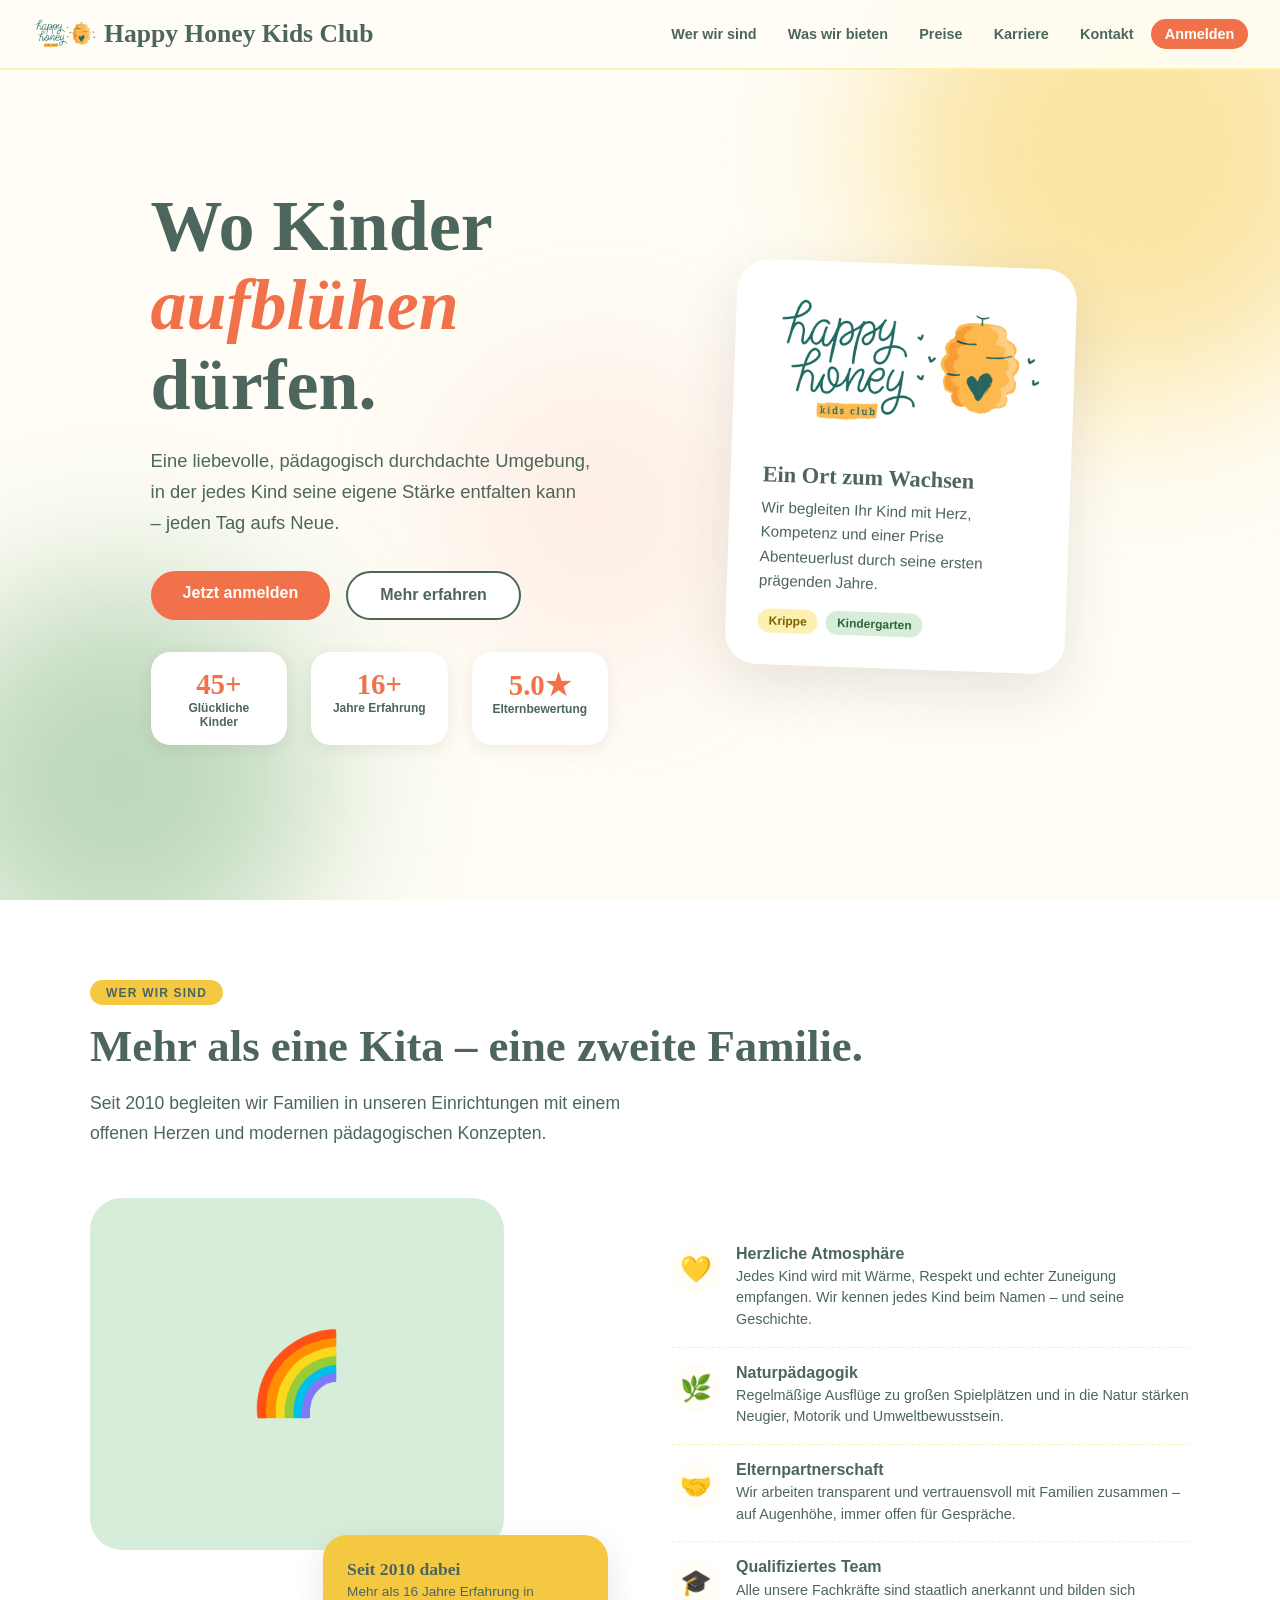
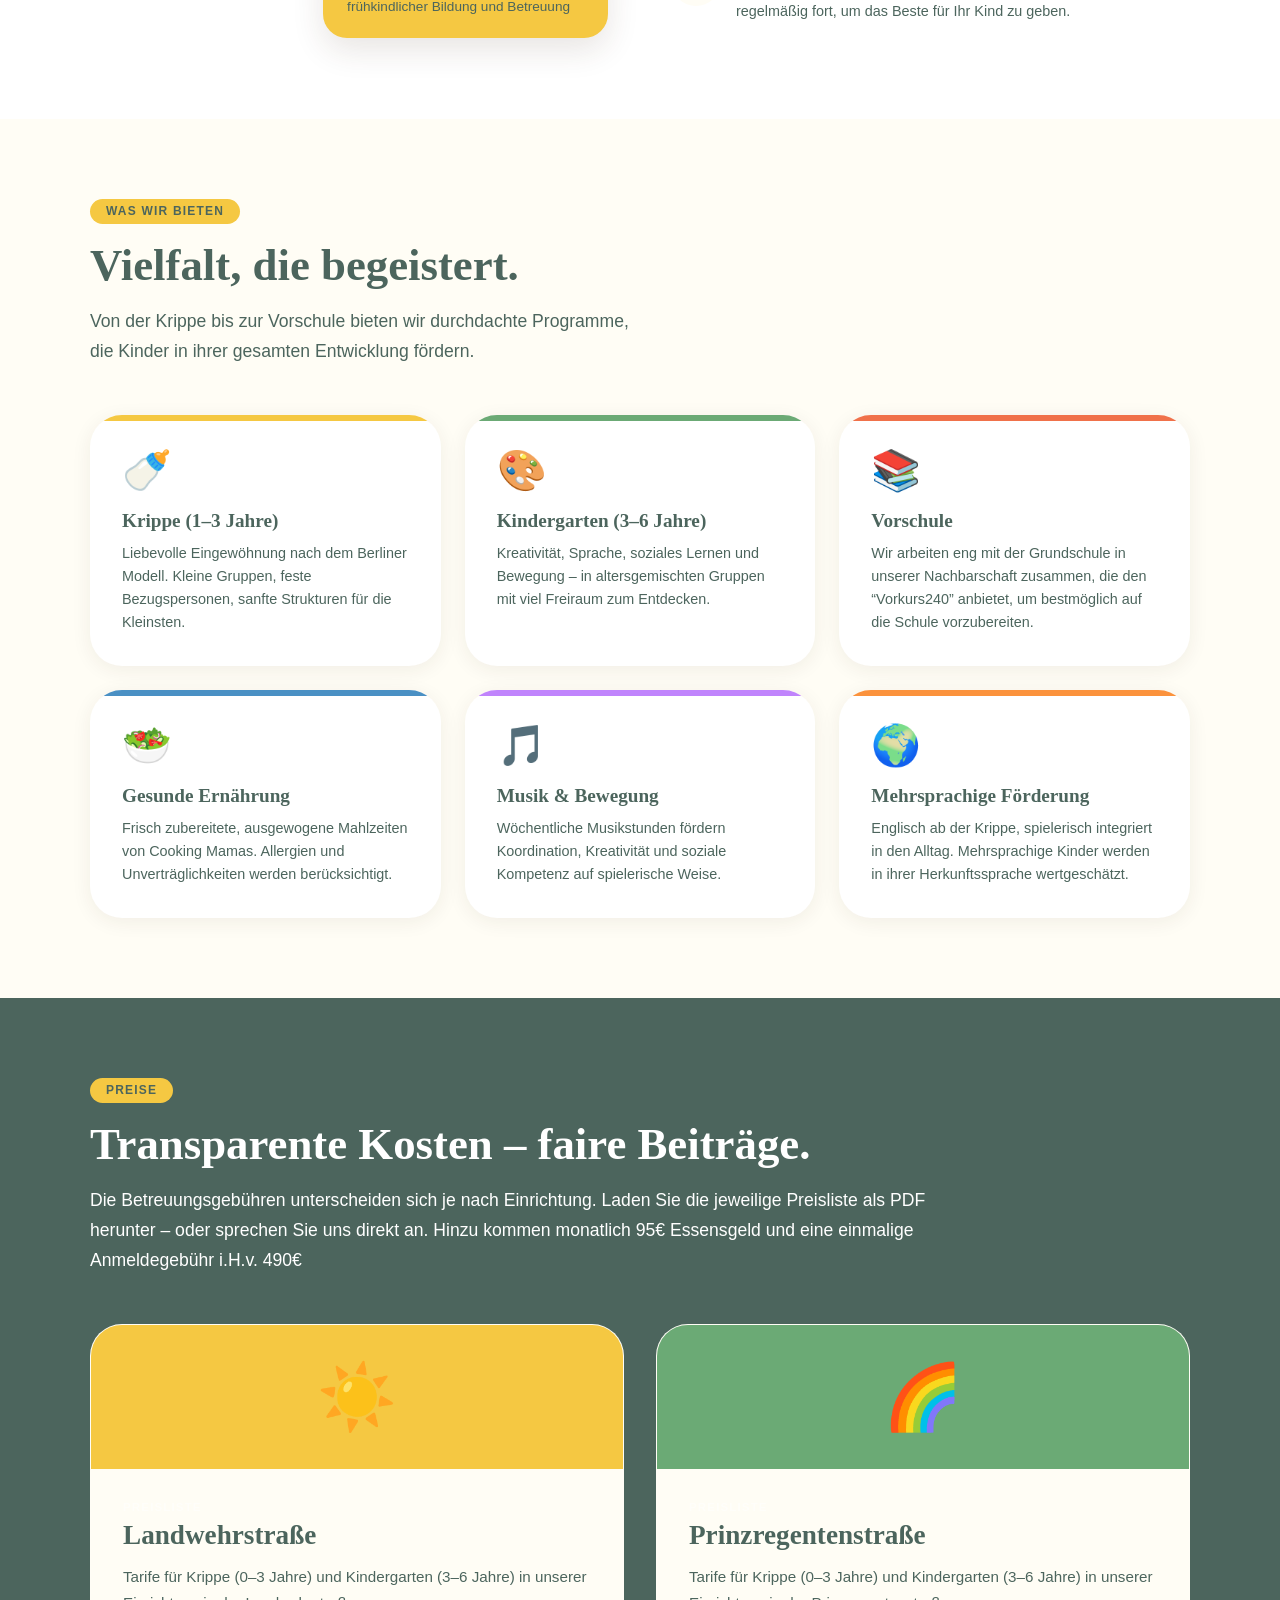
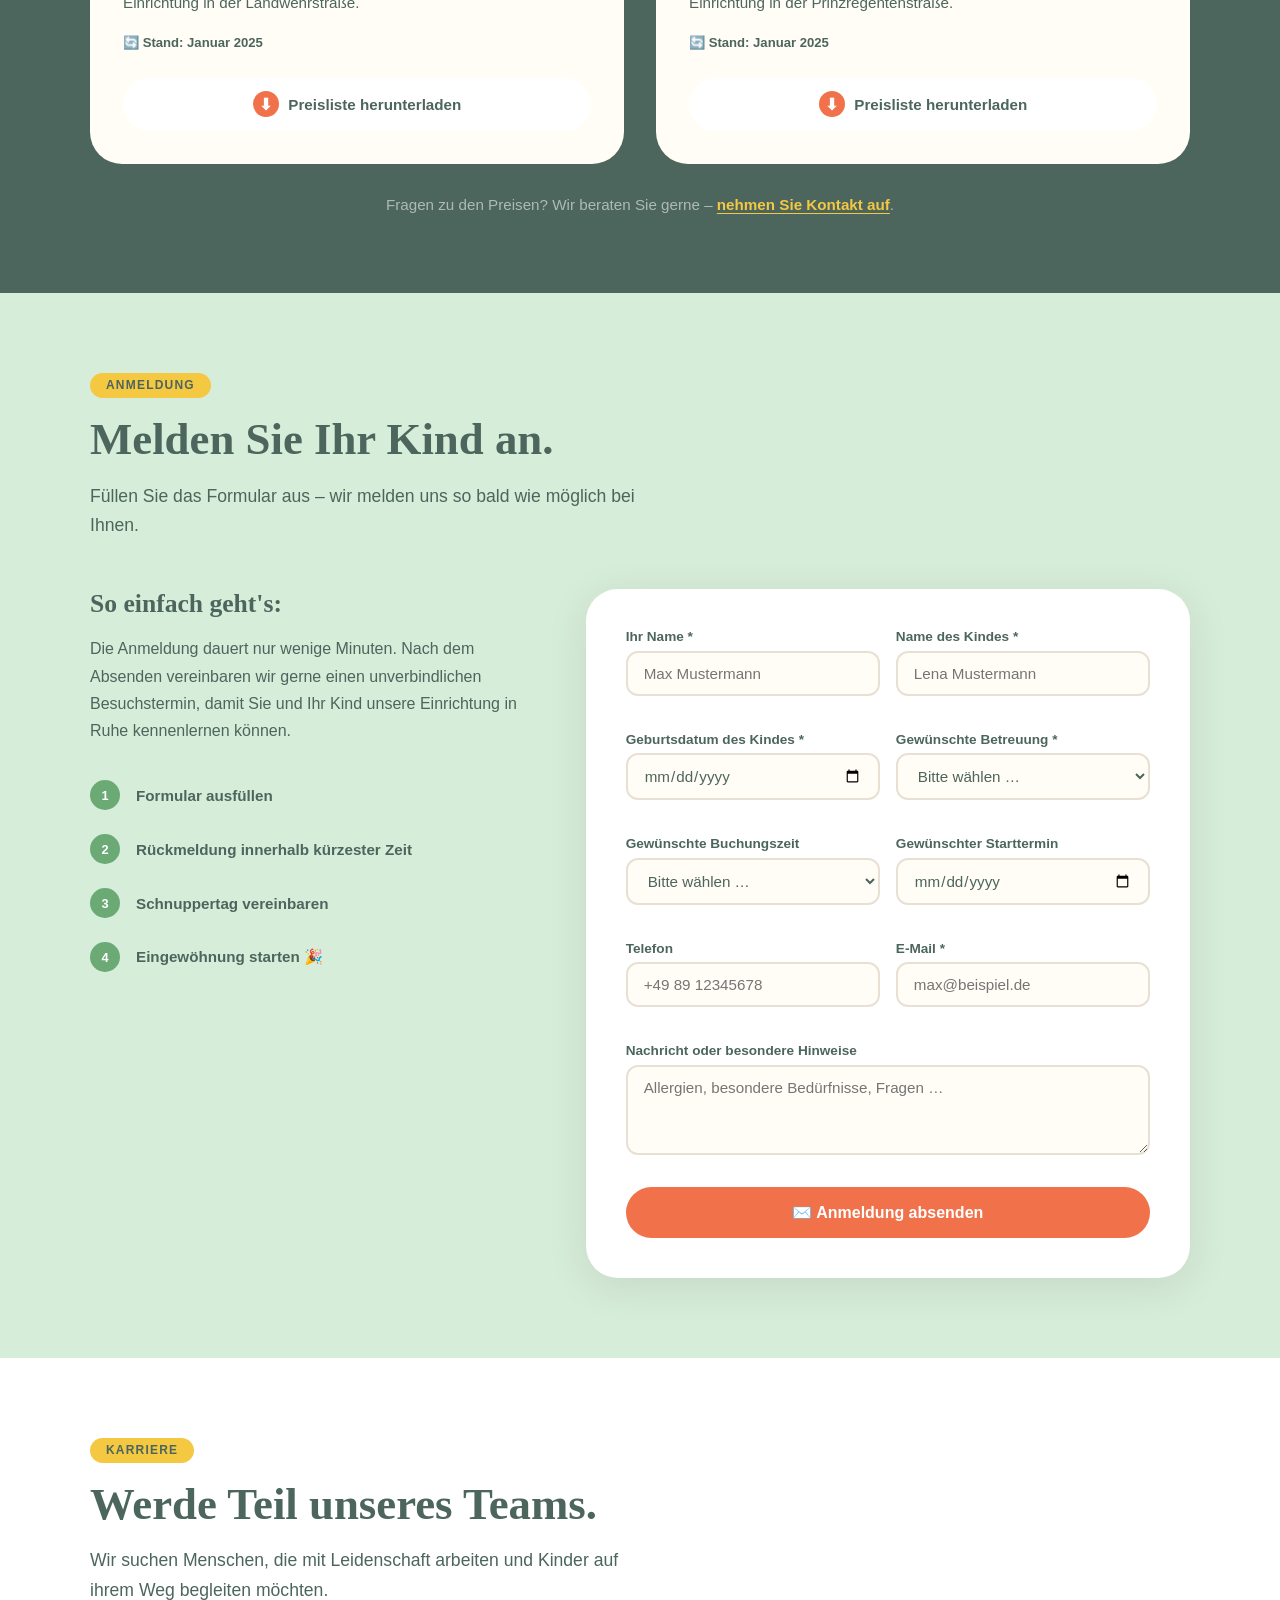
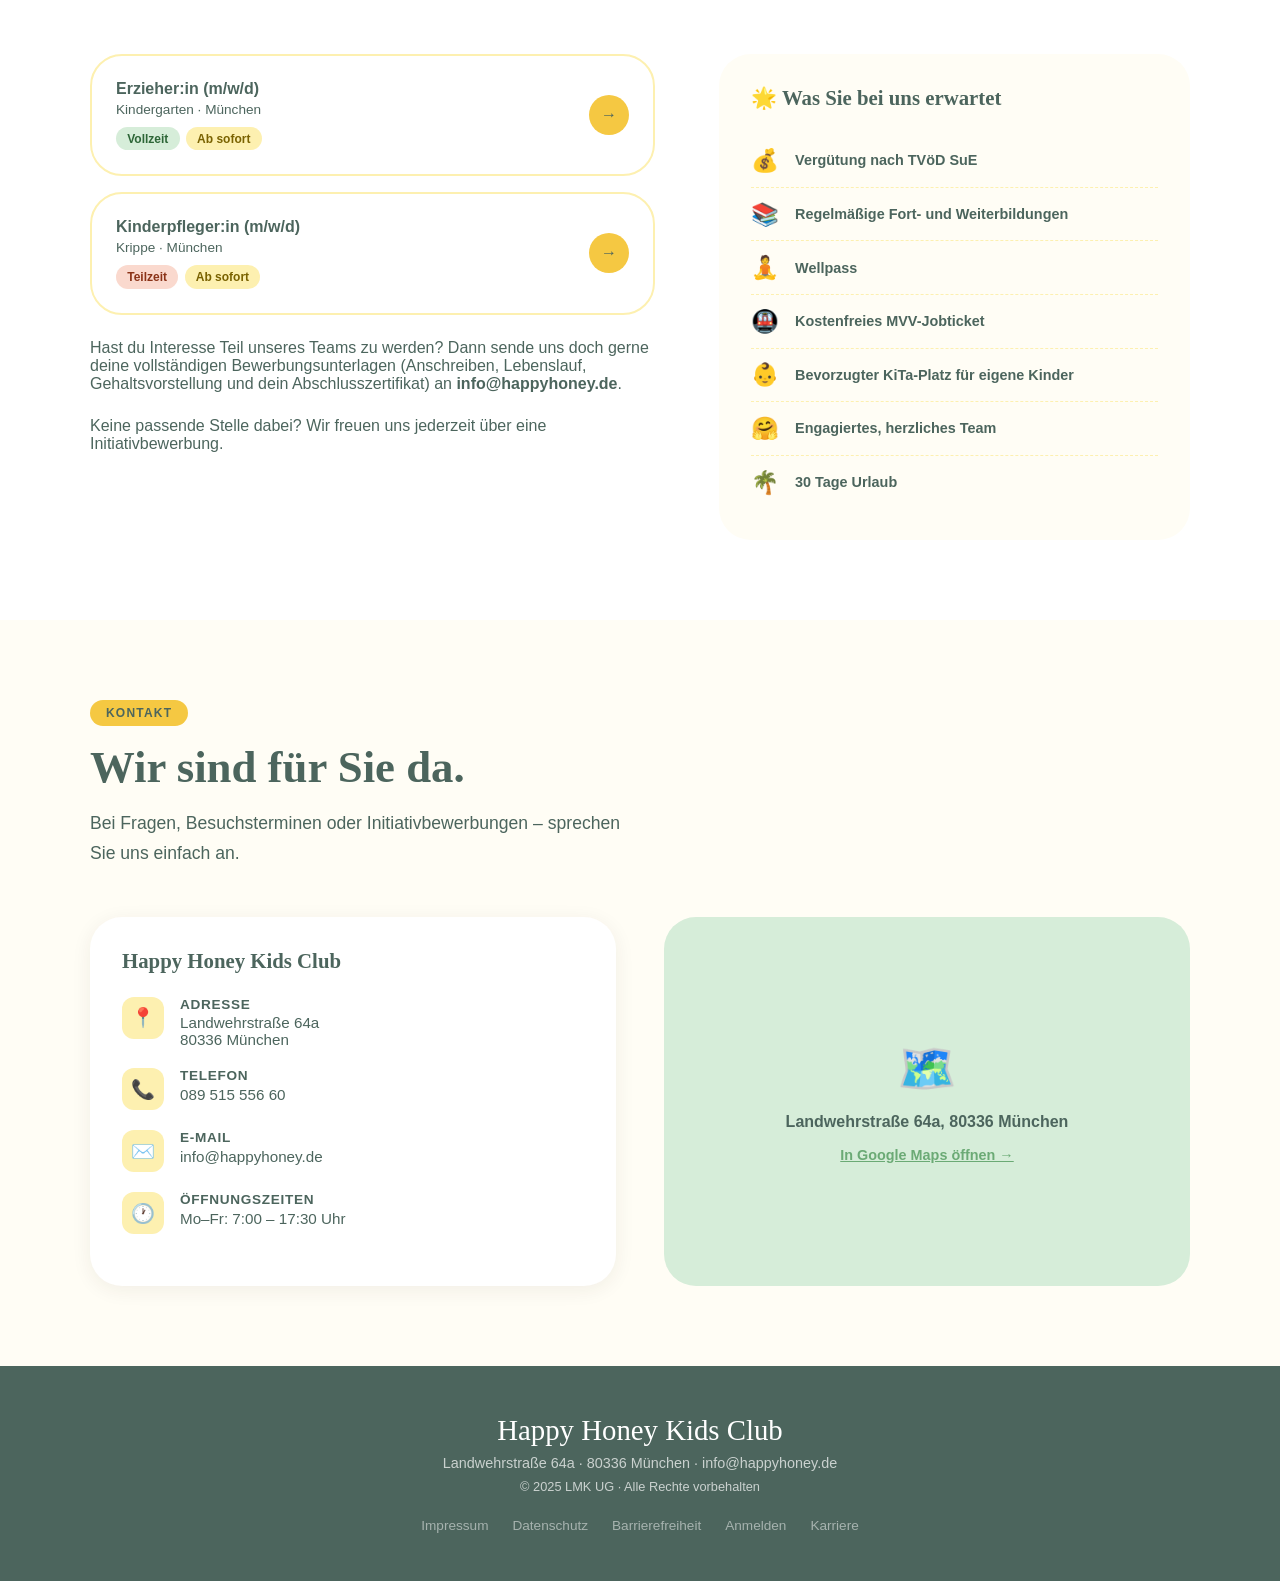
<file: index.html>
<!doctype html>
<html lang="de">
  <head>
    <meta charset="UTF-8" />
    <meta name="viewport" content="width=device-width, initial-scale=1.0" />
    <title>Happy Honey Kids Club – Wo Kinder aufblühen</title>

    <!-- Eigenes Stylesheet -->
    <link rel="stylesheet" href="styles.css" />
  </head>
  <body>
    <!-- ════════════════════════════════════════════════
       NAVIGATION
  ════════════════════════════════════════════════ -->
    <nav id="navbar">
      <a href="#hero" class="nav-logo">
        <img id="nav-img" src="Resources/HappyHoneyLogo.png" alt="" /> Happy
        Honey Kids Club
      </a>

      <ul class="nav-links" id="navLinks">
        <li><a href="#wer-wir-sind">Wer wir sind</a></li>
        <li><a href="#was-wir-bieten">Was wir bieten</a></li>
        <li><a href="#preise">Preise</a></li>
        <li><a href="#karriere">Karriere</a></li>
        <li><a href="#kontakt">Kontakt</a></li>
        <li><a href="#anmelden" class="cta">Anmelden</a></li>
      </ul>

      <button class="hamburger" id="hamburger" aria-label="Menü öffnen">
        <span></span>
        <span></span>
        <span></span>
      </button>
    </nav>

    <!-- ════════════════════════════════════════════════
       HERO
  ════════════════════════════════════════════════ -->
    <section id="hero">
      <div class="hero-blob blob-1"></div>
      <div class="hero-blob blob-2"></div>
      <div class="hero-blob blob-3"></div>

      <div class="hero-inner">
        <div class="hero-text">
          <h1>Wo Kinder<br /><em>aufblühen</em><br />dürfen.</h1>
          <p>
            Eine liebevolle, pädagogisch durchdachte Umgebung, in der jedes Kind
            seine eigene Stärke entfalten kann – jeden Tag aufs Neue.
          </p>
          <div class="hero-buttons">
            <a href="#anmelden" class="btn btn-primary">Jetzt anmelden</a>
            <a href="#wer-wir-sind" class="btn btn-secondary">Mehr erfahren</a>
          </div>

          <div class="stats-row">
            <div class="stat-box">
              <div class="num">45+</div>
              <div class="label">Glückliche Kinder</div>
            </div>
            <div class="stat-box">
              <div class="num">16+</div>
              <div class="label">Jahre Erfahrung</div>
            </div>
            <div class="stat-box">
              <div class="num">5.0★</div>
              <div class="label">Elternbewertung</div>
            </div>
          </div>
        </div>

        <div class="hero-visual">
          <div class="hero-card">
            <img
              id="hero-card-img"
              src="Resources/HappyHoneyLogo.png"
              alt="Happy Honey Kids Club Logo"
            />
            <h3>Ein Ort zum Wachsen</h3>
            <p>
              Wir begleiten Ihr Kind mit Herz, Kompetenz und einer Prise
              Abenteuerlust durch seine ersten prägenden Jahre.
            </p>
            <div class="hero-card-tags">
              <span class="tag tag-sun">Krippe</span>
              <span class="tag tag-sage">Kindergarten</span>
            </div>
          </div>
        </div>
      </div>
    </section>

    <!-- ════════════════════════════════════════════════
       WER WIR SIND
  ════════════════════════════════════════════════ -->
    <section id="wer-wir-sind">
      <div class="section-inner">
        <span class="section-label">Wer wir sind</span>
        <h2 class="section-title">Mehr als eine Kita – eine zweite Familie.</h2>
        <p class="section-subtitle">
          Seit 2010 begleiten wir Familien in unseren Einrichtungen mit einem
          offenen Herzen und modernen pädagogischen Konzepten.
        </p>

        <div class="wws-grid">
          <div class="wws-image-stack">
            <div class="wws-card-big">🌈</div>
            <div class="wws-card-small">
              <h4>Seit 2010 dabei</h4>
              <p>
                Mehr als 16 Jahre Erfahrung in frühkindlicher Bildung und
                Betreuung
              </p>
            </div>
          </div>

          <ul class="values-list">
            <li>
              <div class="values-icon">💛</div>
              <div>
                <h4>Herzliche Atmosphäre</h4>
                <p>
                  Jedes Kind wird mit Wärme, Respekt und echter Zuneigung
                  empfangen. Wir kennen jedes Kind beim Namen – und seine
                  Geschichte.
                </p>
              </div>
            </li>
            <li>
              <div class="values-icon">🌿</div>
              <div>
                <h4>Naturpädagogik</h4>
                <p>
                  Regelmäßige Ausflüge zu großen Spielplätzen und in die Natur
                  stärken Neugier, Motorik und Umweltbewusstsein.
                </p>
              </div>
            </li>
            <li>
              <div class="values-icon">🤝</div>
              <div>
                <h4>Elternpartnerschaft</h4>
                <p>
                  Wir arbeiten transparent und vertrauensvoll mit Familien
                  zusammen – auf Augenhöhe, immer offen für Gespräche.
                </p>
              </div>
            </li>
            <li>
              <div class="values-icon">🎓</div>
              <div>
                <h4>Qualifiziertes Team</h4>
                <p>
                  Alle unsere Fachkräfte sind staatlich anerkannt und bilden
                  sich regelmäßig fort, um das Beste für Ihr Kind zu geben.
                </p>
              </div>
            </li>
          </ul>
        </div>
      </div>
    </section>

    <!-- ════════════════════════════════════════════════
       WAS WIR BIETEN
  ════════════════════════════════════════════════ -->
    <section id="was-wir-bieten">
      <div class="section-inner">
        <span class="section-label">Was wir bieten</span>
        <h2 class="section-title">Vielfalt, die begeistert.</h2>
        <p class="section-subtitle">
          Von der Krippe bis zur Vorschule bieten wir durchdachte Programme, die
          Kinder in ihrer gesamten Entwicklung fördern.
        </p>

        <div class="offers-grid">
          <div class="offer-card c1">
            <span class="offer-emoji">🍼</span>
            <h3>Krippe (1–3 Jahre)</h3>
            <p>
              Liebevolle Eingewöhnung nach dem Berliner Modell. Kleine Gruppen,
              feste Bezugspersonen, sanfte Strukturen für die Kleinsten.
            </p>
          </div>
          <div class="offer-card c2">
            <span class="offer-emoji">🎨</span>
            <h3>Kindergarten (3–6 Jahre)</h3>
            <p>
              Kreativität, Sprache, soziales Lernen und Bewegung – in
              altersgemischten Gruppen mit viel Freiraum zum Entdecken.
            </p>
          </div>
          <div class="offer-card c3">
            <span class="offer-emoji">📚</span>
            <h3>Vorschule</h3>
            <p>
              Wir arbeiten eng mit der Grundschule in unserer Nachbarschaft
              zusammen, die den “Vorkurs240” anbietet, um bestmöglich auf die
              Schule vorzubereiten.
            </p>
          </div>
          <div class="offer-card c4">
            <span class="offer-emoji">🥗</span>
            <h3>Gesunde Ernährung</h3>
            <p>
              Frisch zubereitete, ausgewogene Mahlzeiten von Cooking Mamas.
              Allergien und Unverträglichkeiten werden berücksichtigt.
            </p>
          </div>
          <div class="offer-card c5">
            <span class="offer-emoji">🎵</span>
            <h3>Musik & Bewegung</h3>
            <p>
              Wöchentliche Musikstunden fördern Koordination, Kreativität und
              soziale Kompetenz auf spielerische Weise.
            </p>
          </div>
          <div class="offer-card c6">
            <span class="offer-emoji">🌍</span>
            <h3>Mehrsprachige Förderung</h3>
            <p>
              Englisch ab der Krippe, spielerisch integriert in den Alltag.
              Mehrsprachige Kinder werden in ihrer Herkunftssprache
              wertgeschätzt.
            </p>
          </div>
        </div>
      </div>
    </section>

    <!-- ════════════════════════════════════════════════
       PREISE
  ════════════════════════════════════════════════ -->
    <section id="preise">
    <div class="section-inner">
      <span class="section-label">Preise</span>
      <h2 class="section-title">Transparente Kosten – faire Beiträge.</h2>
      <p class="section-subtitle-preise">
        Die Betreuungsgebühren unterscheiden sich je nach Einrichtung. Laden Sie
        die jeweilige Preisliste als PDF herunter – oder sprechen Sie uns direkt an.
        Hinzu kommen monatlich 95€ Essensgeld und eine einmalige Anmeldegebühr i.H.v. 490€
      </p>
 
      <div class="pdf-download-grid">
 
        <!-- Einrichtung 1: Landwehrstraße -->
        <div class="pdf-card">
          <div class="pdf-card-header pdf-card-header--sun">
            <span class="pdf-icon">☀️</span>
          </div>
          <div class="pdf-card-body">
            <p class="pdf-card-label">Preisliste</p>
            <h3 class="pdf-card-title">Landwehrstraße</h3>
            <p class="pdf-card-desc">
              Tarife für Krippe (0–3 Jahre) und Kindergarten (3–6 Jahre) in unserer Einrichtung in der Landwehrstraße.
            </p>
            <ul class="pdf-card-meta">
              <li>🔄 Stand: Januar 2025</li>
            </ul>
            <a href="Resources/Test PDF.pdf" download class="btn-download">
              <span class="btn-download-icon">⬇</span>
              Preisliste herunterladen
            </a>
          </div>
        </div>
 
        <!-- Einrichtung 2: Prinzregentenstraße -->
        <div class="pdf-card">
          <div class="pdf-card-header pdf-card-header--sage">
            <span class="pdf-icon">🌈</span>
          </div>
          <div class="pdf-card-body">
            <p class="pdf-card-label">Preisliste</p>
            <h3 class="pdf-card-title">Prinzregentenstraße</h3>
            <p class="pdf-card-desc">
              Tarife für Krippe (0–3 Jahre) und Kindergarten (3–6 Jahre) in unserer Einrichtung in der Prinzregentenstraße.
            </p>
            <ul class="pdf-card-meta">
              <li>🔄 Stand: Januar 2025</li>
            </ul>
            <a href="Resources/Test PDF.pdf" download class="btn-download">
              <span class="btn-download-icon">⬇</span>
              Preisliste herunterladen
            </a>
          </div>
        </div>
 
      </div>
 
      <p class="pdf-hint">
        Fragen zu den Preisen? Wir beraten Sie gerne –
        <a href="#kontakt">nehmen Sie Kontakt auf</a>.
      </p>
    </div>
  </section>

    <!-- ════════════════════════════════════════════════
       ANMELDEN
  ════════════════════════════════════════════════ -->
    <section id="anmelden">
      <div class="section-inner">
        <span class="section-label">Anmeldung</span>
        <h2 class="section-title">Melden Sie Ihr Kind an.</h2>
        <p class="section-subtitle">
          Füllen Sie das Formular aus – wir melden uns so bald wie möglich bei
          Ihnen.
        </p>

        <div class="form-wrap">
          <!-- Info-Spalte -->
          <div class="form-info">
            <h3>So einfach geht's:</h3>
            <p>
              Die Anmeldung dauert nur wenige Minuten. Nach dem Absenden
              vereinbaren wir gerne einen unverbindlichen Besuchstermin, damit
              Sie und Ihr Kind unsere Einrichtung in Ruhe kennenlernen können.
            </p>
            <ul class="form-steps">
              <li><span class="step-num">1</span>Formular ausfüllen</li>
              <li>
                <span class="step-num">2</span>Rückmeldung innerhalb kürzester
                Zeit
              </li>
              <li><span class="step-num">3</span>Schnuppertag vereinbaren</li>
              <li><span class="step-num">4</span>Eingewöhnung starten 🎉</li>
            </ul>
          </div>

          <!-- Formular -->
          <div class="kita-form">
            <div class="form-row">
              <div class="form-group">
                <label for="elternName">Ihr Name *</label>
                <input
                  type="text"
                  id="elternName"
                  placeholder="Max Mustermann"
                  required
                />
              </div>
              <div class="form-group">
                <label for="kindName">Name des Kindes *</label>
                <input
                  type="text"
                  id="kindName"
                  placeholder="Lena Mustermann"
                  required
                />
              </div>
              <div class="form-group">
                <label for="geburtsdatum">Geburtsdatum des Kindes *</label>
                <input type="date" id="geburtsdatum" required />
              </div>
              <div class="form-group">
                <label for="betreuung">Gewünschte Betreuung *</label>
                <select id="betreuung">
                  <option value="">Bitte wählen …</option>
                  <option>Krippe (1–3 Jahre)</option>
                  <option>Kindergarten (3–6 Jahre)</option>
                </select>
              </div>
              <div class="form-group">
                <label for="tarif">Gewünschte Buchungszeit</label>
                <select id="tarif">
                  <option value="">Bitte wählen …</option>
                  <option>4-5 Stunden pro Tag</option>
                  <option>5-6 Stunden pro Tag</option>
                  <option>6-7 Stunden pro Tag</option>
                  <option>7-8 Stunden pro Tag</option>
                  <option>8-9 Stunden pro Tag</option>
                  <option>ab 9 Stunden pro Tag</option>
                </select>
              </div>
              <div class="form-group">
                <label for="startdatum">Gewünschter Starttermin</label>
                <input type="date" id="startdatum" />
              </div>
              <div class="form-group">
                <label for="telefon">Telefon</label>
                <input type="tel" id="telefon" placeholder="+49 89 12345678" />
              </div>
              <div class="form-group">
                <label for="email">E-Mail *</label>
                <input
                  type="email"
                  id="email"
                  placeholder="max@beispiel.de"
                  required
                />
              </div>
              <div class="form-group full">
                <label for="nachricht">Nachricht oder besondere Hinweise</label>
                <textarea
                  id="nachricht"
                  placeholder="Allergien, besondere Bedürfnisse, Fragen …"
                ></textarea>
              </div>
            </div>

            <button class="form-submit" onclick="submitForm()">
              ✉️ Anmeldung absenden
            </button>
            <div class="success-msg" id="successMsg">
              🎉 Vielen Dank! Wir melden uns in Kürze bei Ihnen.
            </div>
          </div>
        </div>
      </div>
    </section>

    <!-- ════════════════════════════════════════════════
       KARRIERE
  ════════════════════════════════════════════════ -->
    <section id="karriere">
      <div class="section-inner">
        <span class="section-label">Karriere</span>
        <h2 class="section-title">Werde Teil unseres Teams.</h2>
        <p class="section-subtitle">
          Wir suchen Menschen, die mit Leidenschaft arbeiten und Kinder auf
          ihrem Weg begleiten möchten.
        </p>

        <div class="karriere-grid">
          <!-- Stellenangebote -->
          <div>
            <div class="job-list">
              <div class="job-card">
                <div class="job-info">
                  <h4>Erzieher:in (m/w/d)</h4>
                  <p>Kindergarten · München</p>
                  <div class="job-tags">
                    <span class="tag tag-sage">Vollzeit</span>
                    <span class="tag tag-sun">Ab sofort</span>
                  </div>
                </div>
                <div class="job-arrow">→</div>
              </div>
              <div class="job-card">
                <div class="job-info">
                  <h4>Kinderpfleger:in (m/w/d)</h4>
                  <p>Krippe · München</p>
                  <div class="job-tags">
                    <span class="tag tag-coral">Teilzeit</span>
                    <span class="tag tag-sun">Ab sofort</span>
                  </div>
                </div>
                <div class="job-arrow">→</div>
              </div>
              <!-- <div class="job-card">
                <div class="job-info">
                  <h4>Praktikant:in Sozialpädagogik</h4>
                  <p>Alle Gruppen · München</p>
                  <div class="job-tags">
                    <span class="tag tag-sage">Praktikum</span>
                    <span class="tag tag-sun">Ganzjährig</span>
                  </div>
                </div>
                <div class="job-arrow">→</div>
              </div> -->
            </div>
            <p
              style="
                margin-top: 1.5rem;
                color: var(--brown-mid);
                /* font-size: 0.9rem; */
              "
            >
              Hast du Interesse Teil unseres Teams zu werden? Dann sende uns doch gerne deine vollständigen Bewerbungsunterlagen (Anschreiben, Lebenslauf, Gehaltsvorstellung und dein Abschlusszertifikat) an <b>info@happyhoney.de</b>.</br>
            </p>

            <p
              style="
                margin-top: 1.5rem;
                color: var(--brown-mid);
                /* font-size: 0.9rem; */
              "
            >
            Keine passende Stelle dabei? Wir freuen uns jederzeit über eine Initiativbewerbung.
            </p>
          </div>

          <!-- Benefits -->
          <div class="karriere-perks">
            <h3>🌟 Was Sie bei uns erwartet</h3>
            <div class="perk-item">
              <span class="perk-icon">💰</span> Vergütung nach TVöD SuE
            </div>
            <div class="perk-item">
              <span class="perk-icon">📚</span> Regelmäßige Fort- und
              Weiterbildungen
            </div>
            <div class="perk-item">
              <span class="perk-icon">🧘</span> Wellpass
            </div>
            <div class="perk-item">
              <span class="perk-icon">🚇</span> Kostenfreies MVV-Jobticket
            </div>
            <div class="perk-item">
              <span class="perk-icon">👶</span> Bevorzugter KiTa-Platz für
              eigene Kinder
            </div>
            <div class="perk-item">
              <span class="perk-icon">🤗</span> Engagiertes, herzliches Team
            </div>
            <div class="perk-item">
              <span class="perk-icon">🌴</span> 30 Tage Urlaub
            </div>
          </div>
        </div>
      </div>
    </section>

    <!-- ════════════════════════════════════════════════
       KONTAKT
  ════════════════════════════════════════════════ -->
    <section id="kontakt">
      <div class="section-inner">
        <span class="section-label">Kontakt</span>
        <h2 class="section-title">Wir sind für Sie da.</h2>
        <p class="section-subtitle">
          Bei Fragen, Besuchsterminen oder Initiativbewerbungen – sprechen Sie
          uns einfach an.
        </p>

        <div class="kontakt-grid">
          <div class="kontakt-info-card">
            <h3>Happy Honey Kids Club</h3>
            <div class="kontakt-item">
              <div class="kontakt-icon">📍</div>
              <div>
                <h4>Adresse</h4>
                <p>Landwehrstraße 64a<br />80336 München</p>
              </div>
            </div>
            <div class="kontakt-item">
              <div class="kontakt-icon">📞</div>
              <div>
                <h4>Telefon</h4>
                <p>089 515 556 60</p>
              </div>
            </div>
            <div class="kontakt-item">
              <div class="kontakt-icon">✉️</div>
              <div>
                <h4>E-Mail</h4>
                <p>info@happyhoney.de</p>
              </div>
            </div>
            <div class="kontakt-item">
              <div class="kontakt-icon">🕐</div>
              <div>
                <h4>Öffnungszeiten</h4>
                <p>Mo–Fr: 7:00 – 17:30 Uhr</p>
              </div>
            </div>
          </div>

          <div class="map-placeholder">
            <span>🗺️</span>
            <p>Landwehrstraße 64a, 80336 München</p>
            <a href="https://maps.google.com" target="_blank" rel="noopener"
              >In Google Maps öffnen →</a
            >
          </div>
        </div>
      </div>
    </section>

    <!-- ════════════════════════════════════════════════
       FOOTER
  ════════════════════════════════════════════════ -->
    <footer>
      <div class="footer-logo">Happy Honey Kids Club</div>
      <p>Landwehrstraße 64a · 80336 München · info@happyhoney.de</p>
      <p class="footer-copyright">© 2025 LMK UG · Alle Rechte vorbehalten</p>
      <nav class="footer-links" aria-label="Footer-Navigation">
        <a href="impressum.html">Impressum</a>
        <a href="datenschutz.html">Datenschutz</a>
        <a href="#">Barrierefreiheit</a>
        <a href="#anmelden">Anmelden</a>
        <a href="#karriere">Karriere</a>
      </nav>
    </footer>

    <!-- JavaScript (am Ende des body für optimale Ladezeit) -->
    <script src="main.js"></script>
  </body>
</html>
</file>
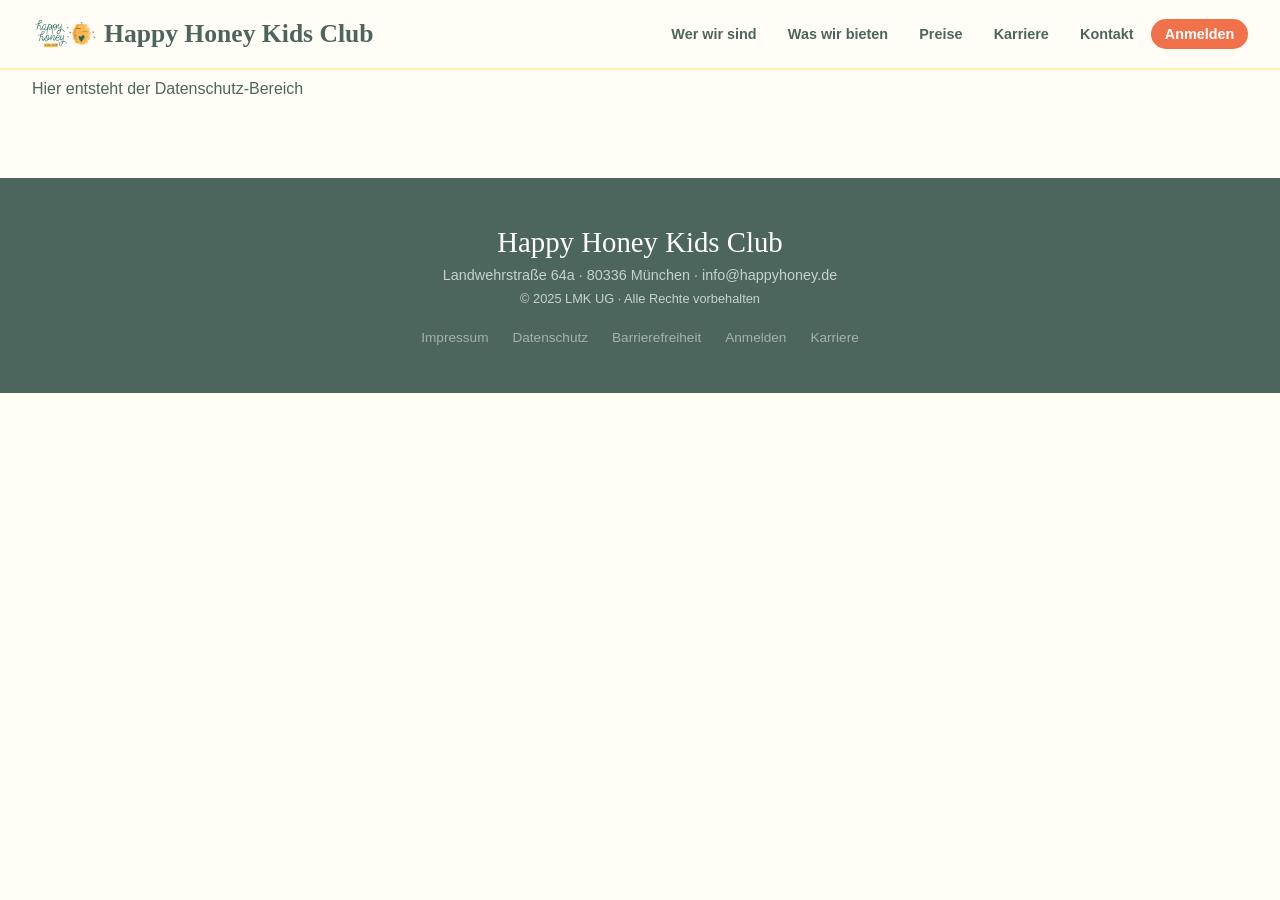
<file: datenschutz.html>
<!doctype html>
<html lang="de">
  <head>
    <meta charset="UTF-8" />
    <meta name="viewport" content="width=device-width, initial-scale=1.0" />
    <title>Happy Honey Kids Club – Wo Kinder aufblühen</title>

    <!-- Eigenes Stylesheet -->
    <link rel="stylesheet" href="styles.css" />
  </head>

  <body>

     <!-- ════════════════════════════════════════════════
       NAVIGATION
  ════════════════════════════════════════════════ -->
    <nav id="navbar">
      <a href="index.html" class="nav-logo">
        <img id="nav-img" src="Resources/HappyHoneyLogo.png" alt="" /> Happy
        Honey Kids Club
      </a>

      <ul class="nav-links" id="navLinks">
        <li><a href="#wer-wir-sind">Wer wir sind</a></li>
        <li><a href="#was-wir-bieten">Was wir bieten</a></li>
        <li><a href="#preise">Preise</a></li>
        <li><a href="#karriere">Karriere</a></li>
        <li><a href="#kontakt">Kontakt</a></li>
        <li><a href="#anmelden" class="cta">Anmelden</a></li>
      </ul>

      <button class="hamburger" id="hamburger" aria-label="Menü öffnen">
        <span></span>
        <span></span>
        <span></span>
      </button>
    </nav>

    <section>
        <p>Hier entsteht der Datenschutz-Bereich</p>
    </section>
    

     <!-- ════════════════════════════════════════════════
       FOOTER
  ════════════════════════════════════════════════ -->
    <footer>
      <div class="footer-logo">Happy Honey Kids Club</div>
      <p>Landwehrstraße 64a · 80336 München · info@happyhoney.de</p>
      <p class="footer-copyright">© 2025 LMK UG · Alle Rechte vorbehalten</p>
      <nav class="footer-links" aria-label="Footer-Navigation">
        <a href="impressum.html">Impressum</a>
        <a href="datenschutz.html">Datenschutz</a>
        <a href="#">Barrierefreiheit</a>
        <a href="#anmelden">Anmelden</a>
        <a href="#karriere">Karriere</a>
      </nav>
    </footer>

    <!-- JavaScript (am Ende des body für optimale Ladezeit) -->
    <script src="main.js"></script>
  </body>
</html>
</file>
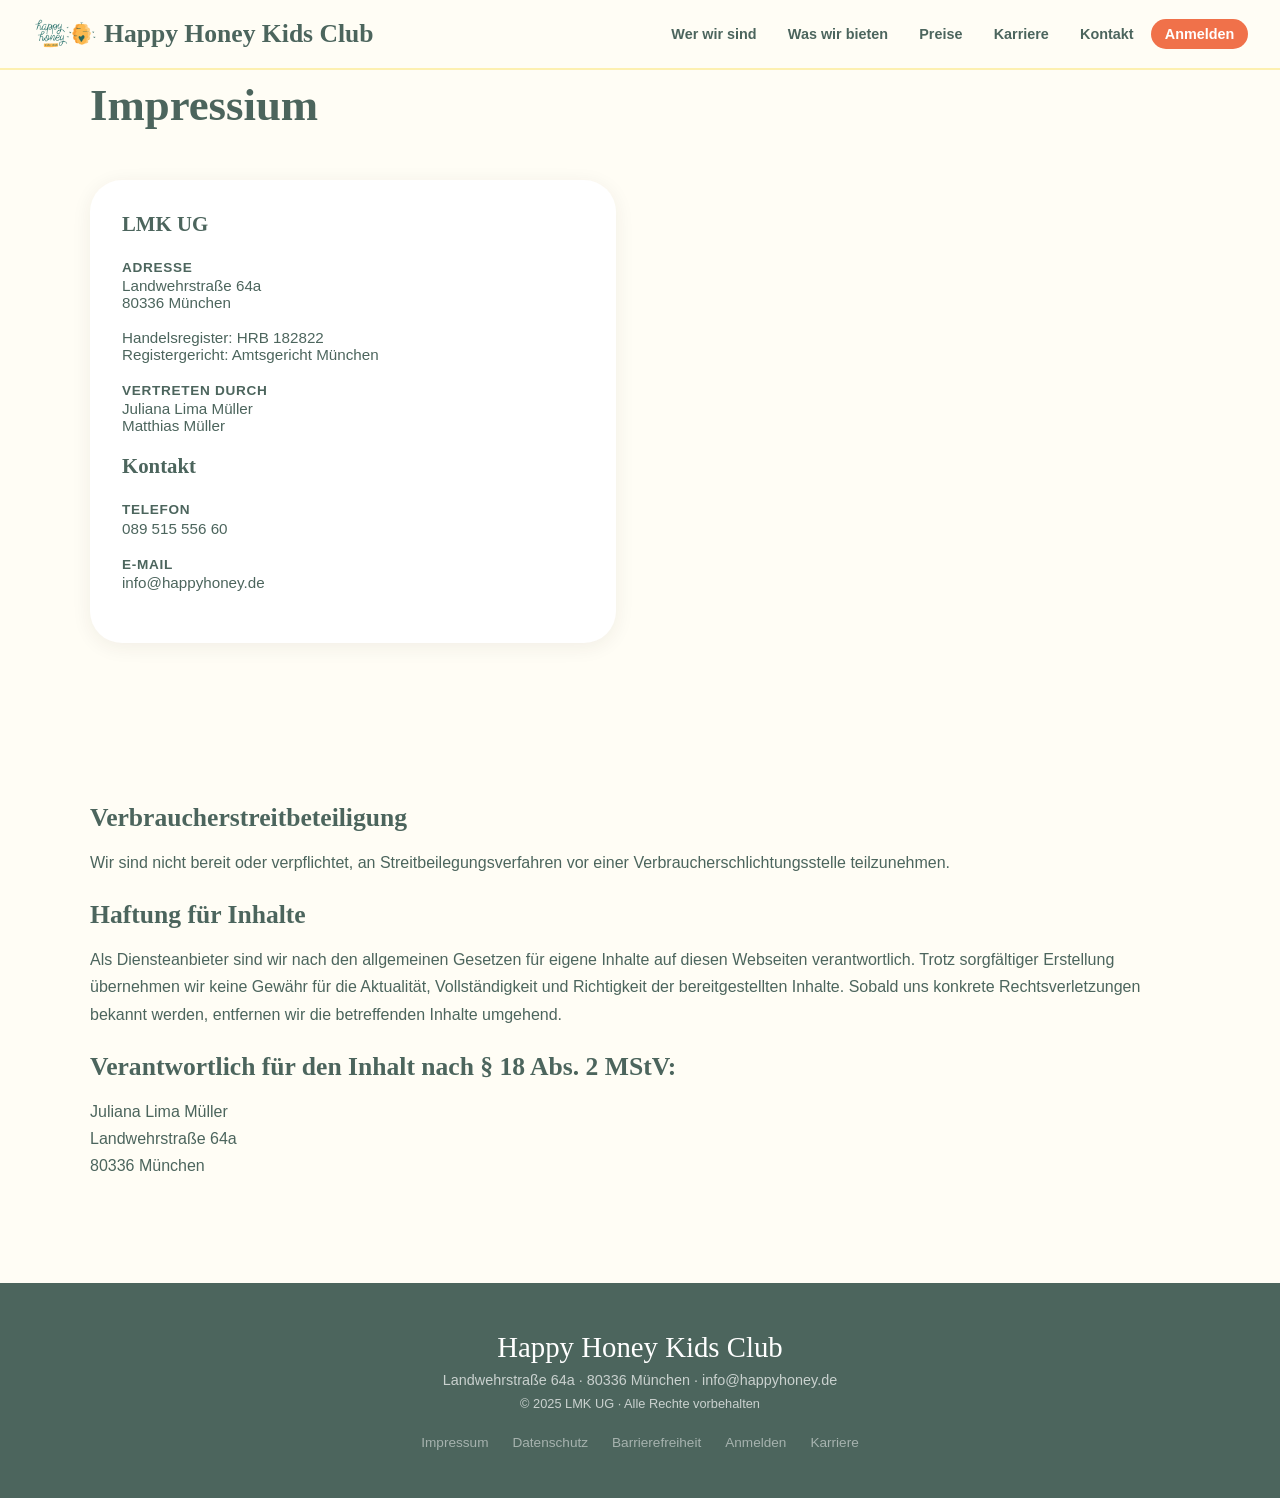
<file: impressum.html>
<!doctype html>
<html lang="de">
  <head>
    <meta charset="UTF-8" />
    <meta name="viewport" content="width=device-width, initial-scale=1.0" />
    <title>Happy Honey Kids Club – Wo Kinder aufblühen</title>

    <!-- Eigenes Stylesheet -->
    <link rel="stylesheet" href="styles.css" />
  </head>
  <body>
    <nav id="navbar">
      <a href="#hero" class="nav-logo">
        <img id="nav-img" src="Resources/HappyHoneyLogo.png" alt="" /> Happy
        Honey Kids Club
      </a>

      <ul class="nav-links" id="navLinks">
        <li><a href="index.html">Wer wir sind</a></li>
        <li><a href="#was-wir-bieten">Was wir bieten</a></li>
        <li><a href="#preise">Preise</a></li>
        <li><a href="#karriere">Karriere</a></li>
        <li><a href="#kontakt">Kontakt</a></li>
        <li><a href="#anmelden" class="cta">Anmelden</a></li>
      </ul>

      <button class="hamburger" id="hamburger" aria-label="Menü öffnen">
        <span></span>
        <span></span>
        <span></span>
      </button>
    </nav>

    <section id="kontakt">
      <div class="section-inner">
        <h2 class="section-title">Impressium</h2>
        <div class="kontakt-grid">
          <div class="kontakt-info-card">
            <h3>LMK UG</h3>
            <div class="kontakt-item">
              <div>
                <h4>Adresse</h4>
                <p>Landwehrstraße 64a<br />80336 München</p>
                <br />
                <p>
                  Handelsregister: HRB 182822<br />
                  Registergericht: Amtsgericht München
                </p>
              </div>
            </div>
            <div>
              <div class="kontakt-item">
                <div>
                  <h4>Vertreten durch</h4>
                  <p>
                    Juliana Lima Müller<br />
                    Matthias Müller
                  </p>
                </div>
              </div>
            </div>
            <div class="kontakt-item">
              <div>
                <h3>Kontakt</h3>
                <h4>Telefon</h4>
                <p>089 515 556 60</p>
              </div>
            </div>
            <div class="kontakt-item">
              <div>
                <h4>E-Mail</h4>
                <p>info@happyhoney.de</p>
              </div>
            </div>
            </div>
          </div>
        </div>             
      </div>
    </section>

    <section>
      <div class="section-inner">
        <div class="impressum-text">
          <h3>Verbraucherstreitbeteiligung</h3>
          <p>Wir sind nicht bereit oder verpflichtet, an Streitbeilegungsverfahren vor einer Verbraucherschlichtungsstelle teilzunehmen.
          </p>
          <h3>Haftung für Inhalte</h3>
          <p>
          Als Diensteanbieter sind wir nach den allgemeinen Gesetzen für eigene Inhalte auf diesen Webseiten verantwortlich. Trotz sorgfältiger Erstellung übernehmen wir keine Gewähr für die Aktualität, Vollständigkeit und Richtigkeit der bereitgestellten Inhalte.
          Sobald uns konkrete Rechtsverletzungen bekannt werden, entfernen wir die betreffenden Inhalte umgehend.
          </p>
          <h3>Verantwortlich für den Inhalt nach § 18 Abs. 2 MStV:</h3>
          <p>
            Juliana Lima Müller</br>
            Landwehrstraße 64a</br>
            80336 München
          </p>
        </div>
      </div>
    </section>

   <!-- ════════════════════════════════════════════════
       FOOTER
  ════════════════════════════════════════════════ -->
    <footer>
      <div class="footer-logo">Happy Honey Kids Club</div>
      <p>Landwehrstraße 64a · 80336 München · info@happyhoney.de</p>
      <p class="footer-copyright">
        © 2025 LMK UG · Alle Rechte vorbehalten
      </p>
      <nav class="footer-links" aria-label="Footer-Navigation">
        <a href="impressum.html">Impressum</a>
        <a href="#">Datenschutz</a>
        <a href="#">Barrierefreiheit</a>
        <a href="#anmelden">Anmelden</a>
        <a href="#karriere">Karriere</a>
      </nav>
    </footer>
  </body>
</html>
</file>
<file: styles.css>
/* ============================================================
   Happy Honey – Stylesheet
   Struktur:
     1. Design Tokens (Custom Properties)
     2. Reset & Base
     3. Navigation
     4. Hero
     5. Section Base
     6. Wer wir sind
     7. Was wir bieten
     8. Preise
     9. Anmelden / Formular
    10. Karriere
    11. Kontakt
    12. Footer
    13. Animationen
    14. Impressum
    15. Responsive (Mobile)
   ============================================================ */

/* ── 1. DESIGN TOKENS ── */
:root {
  --sun:         #F5C842;
  --sun-light:   #FDF0B0;
  --sage:        #6BAA75;
  --sage-light:  #D6EDD9;
  --coral:       #F0714A;
  --coral-light: #FAD9CE;
  --sky:         #4A90C4;
  --cream:       #FFFDF5;
  --honeygreen:  #4C655D;
  --white:       #FFFFFF;
  --radius-xl:   2rem;
  --radius-pill: 100px;
}

/* ── 2. RESET & BASE ── */
*, *::before, *::after {
  box-sizing: border-box;
  margin: 0;
  padding: 0;
}

html {
  scroll-behavior: smooth;
}

body {
  font-family: 'Nunito', sans-serif;
  background: var(--cream);
  color: var(--honeygreen);
  overflow-x: hidden;
}

/* ── 3. NAVIGATION ── */
#navbar {
  position: fixed;
  top: 0;
  left: 0;
  right: 0;
  z-index: 999;
  background: rgba(255, 253, 245, 0.9);
  backdrop-filter: blur(12px);
  border-bottom: 2px solid var(--sun-light);
  padding: 0 2rem;
  display: flex;
  align-items: center;
  justify-content: space-between;
  height: 70px;
}

.nav-logo {
  font-family: 'Fraunces', serif;
  font-size: 1.5rem;
  font-weight: 700;
  color: var(--honeygreen);
  text-decoration: none;
  display: flex;
  align-items: center;
  gap: 0.5rem;
}

.nav-logo{
  font-size: 1.6rem;
}

#nav-img{
  width: auto;
  height: 2rem;
}

.nav-links {
  display: flex;
  gap: 0.25rem;
  list-style: none;
}

.nav-links a {
  text-decoration: none;
  color: var(--honeygreen);
  font-weight: 600;
  font-size: 0.9rem;
  padding: 0.45rem 0.85rem;
  border-radius: var(--radius-pill);
  transition: background 0.2s, color 0.2s;
}

.nav-links a:hover {
  background: var(--sun-light);
  color: var(--honeygreen);
}

.nav-links a.cta {
  background: var(--coral);
  color: white;
}

.nav-links a.cta:hover {
  background: #d95c36;
}

/* Hamburger */
.hamburger {
  display: none;
  flex-direction: column;
  gap: 5px;
  cursor: pointer;
  padding: 8px;
  background: none;
  border: none;
}

.hamburger span {
  display: block;
  width: 26px;
  height: 3px;
  background: var(--honeygreen);
  border-radius: 3px;
  transition: all 0.3s;
}

/* ── 4. HERO ── */
#hero {
  min-height: 100vh;
  display: flex;
  align-items: center;
  position: relative;
  overflow: hidden;
  padding: 5rem 2rem 3rem;
}

.hero-blob {
  position: absolute;
  border-radius: 50%;
  filter: blur(80px);
  opacity: 0.45;
  pointer-events: none;
}

.blob-1 { width: 500px; height: 500px; background: var(--sun);        top: -100px;  right: -100px; }
.blob-2 { width: 400px; height: 400px; background: var(--sage);       bottom: -80px; left: -80px;  }
.blob-3 { width: 300px; height: 300px; background: var(--coral-light); top: 40%;    left: 35%;    }

.hero-inner {
  max-width: 1100px;
  margin: 0 auto;
  display: grid;
  grid-template-columns: 1fr 1fr;
  gap: 4rem;
  align-items: center;
  position: relative;
  z-index: 1;
}

.hero-text h1 {
  font-family: 'Fraunces', serif;
  font-size: clamp(2.8rem, 6vw, 4.5rem);
  line-height: 1.1;
  font-weight: 700;
  margin-bottom: 1.25rem;
}

.hero-text h1 em {
  font-style: italic;
  color: var(--coral);
}

.hero-text p {
  font-size: 1.15rem;
  line-height: 1.7;
  color: var(--honeygreen);
  margin-bottom: 2rem;
  max-width: 440px;
}

.hero-buttons {
  display: flex;
  gap: 1rem;
  flex-wrap: wrap;
}

/* Buttons */
.btn {
  display: inline-block;
  text-decoration: none;
  font-weight: 700;
  padding: 0.85rem 2rem;
  border-radius: var(--radius-pill);
  font-size: 1rem;
  transition: transform 0.2s, box-shadow 0.2s;
  cursor: pointer;
  border: none;
}

.btn:hover {
  transform: translateY(-2px);
  box-shadow: 0 8px 24px rgba(0, 0, 0, 0.15);
}

.btn-primary   { background: var(--coral); color: white; }
.btn-secondary { background: var(--white); color: var(--honeygreen); border: 2px solid var(--honeygreen); }

.hero-visual {
  display: flex;
  justify-content: center;
  align-items: center;
}

.hero-card {
  background: white;
  border-radius: var(--radius-xl);
  padding: 2rem;
  box-shadow: 0 20px 60px rgba(62, 44, 26, 0.12);
  max-width: 340px;
  width: 100%;
  transform: rotate(2deg);
}

#hero-card-img {
  width: 100%;
  height: auto;
  margin-bottom: 2rem;
  display: block;
}

.hero-card h3 {
  font-family: 'Fraunces', serif;
  font-size: 1.4rem;
  margin-bottom: 0.5rem;
}

.hero-card p {
  color: var(--honeygreen);
  font-size: 0.95rem;
  line-height: 1.6;
}

.hero-card-tags {
  display: flex;
  gap: 0.5rem;
  margin-top: 1rem;
  flex-wrap: wrap;
}

/* Tags */
.tag {
  font-size: 0.75rem;
  font-weight: 700;
  padding: 0.3rem 0.7rem;
  border-radius: var(--radius-pill);
}

.tag-sun  { background: var(--sun-light);   color: #7a6200; }
.tag-sage { background: var(--sage-light);  color: #2d6637; }
.tag-coral{ background: var(--coral-light); color: #8b3318; }

/* Stats */
.stats-row {
  display: flex;
  gap: 1.5rem;
  margin-top: 2rem;
}

.stat-box {
  background: white;
  border-radius: 1.2rem;
  padding: 1rem 1.25rem;
  text-align: center;
  box-shadow: 0 4px 16px rgba(62, 44, 26, 0.08);
  flex: 1;
}

.stat-box .num {
  font-family: 'Fraunces', serif;
  font-size: 1.8rem;
  font-weight: 700;
  color: var(--coral);
}

.stat-box .label {
  font-size: 0.75rem;
  color: var(--honeygreen);
  font-weight: 600;
}

/* ── 5. SECTION BASE ── */
section {
  padding: 5rem 2rem;
}

.section-inner {
  max-width: 1100px;
  margin: 0 auto;
}

.section-label {
  display: inline-block;
  background: var(--sun);
  color: var(--honeygreen);
  font-weight: 700;
  font-size: 0.75rem;
  letter-spacing: 0.1em;
  text-transform: uppercase;
  padding: 0.35rem 1rem;
  border-radius: var(--radius-pill);
  margin-bottom: 1rem;
}

.section-title {
  font-family: 'Fraunces', serif;
  font-size: clamp(2rem, 4vw, 2.8rem);
  font-weight: 700;
  line-height: 1.15;
  margin-bottom: 1rem;
}

.section-subtitle {
  font-size: 1.1rem;
  color: var(--honeygreen);
  max-width: 560px;
  line-height: 1.7;
}

/* ── 6. WER WIR SIND ── */
#wer-wir-sind {
  background: white;
}

.wws-grid {
  display: grid;
  grid-template-columns: 1fr 1fr;
  gap: 4rem;
  align-items: center;
  margin-top: 3rem;
}

.wws-image-stack {
  position: relative;
  height: 440px;
}

.wws-card-big {
  position: absolute;
  background: var(--sage-light);
  border-radius: var(--radius-xl);
  width: 80%;
  height: 80%;
  top: 0;
  left: 0;
  display: flex;
  align-items: center;
  justify-content: center;
  font-size: 5rem;
}

.wws-card-small {
  position: absolute;
  bottom: 0;
  right: 0;
  background: var(--sun);
  border-radius: 1.5rem;
  padding: 1.5rem;
  width: 55%;
  box-shadow: 0 12px 32px rgba(62, 44, 26, 0.12);
}

.wws-card-small h4 {
  font-family: 'Fraunces', serif;
  font-size: 1.1rem;
  margin-bottom: 0.25rem;
}

.wws-card-small p {
  font-size: 0.85rem;
  color: var(--honeygreen);
}

.values-list {
  list-style: none;
  margin-top: 2rem;
}

.values-list li {
  display: flex;
  align-items: flex-start;
  gap: 1rem;
  padding: 1rem 0;
  border-bottom: 1.5px dashed var(--sun-light);
}

.values-list li:last-child {
  border-bottom: none;
}

.values-icon {
  font-size: 1.6rem;
  flex-shrink: 0;
  background: var(--cream);
  width: 48px;
  height: 48px;
  border-radius: 50%;
  display: flex;
  align-items: center;
  justify-content: center;
}

.values-list h4 { font-weight: 700; margin-bottom: 0.2rem; }
.values-list p  { font-size: 0.9rem; color: var(--honeygreen); line-height: 1.5; }

/* ── 7. WAS WIR BIETEN ── */
#was-wir-bieten {
  background: var(--cream);
}

.offers-grid {
  display: grid;
  grid-template-columns: repeat(3, 1fr);
  gap: 1.5rem;
  margin-top: 3rem;
}

.offer-card {
  background: white;
  border-radius: var(--radius-xl);
  padding: 2rem;
  box-shadow: 0 4px 20px rgba(62, 44, 26, 0.07);
  transition: transform 0.25s, box-shadow 0.25s;
  position: relative;
  overflow: hidden;
}

.offer-card::before {
  content: '';
  position: absolute;
  top: 0;
  left: 0;
  right: 0;
  height: 6px;
  border-radius: var(--radius-xl) var(--radius-xl) 0 0;
}

.offer-card.c1::before { background: var(--sun);    }
.offer-card.c2::before { background: var(--sage);   }
.offer-card.c3::before { background: var(--coral);  }
.offer-card.c4::before { background: var(--sky);    }
.offer-card.c5::before { background: #C084FC;       }
.offer-card.c6::before { background: #FB923C;       }

.offer-card:hover {
  transform: translateY(-5px);
  box-shadow: 0 16px 40px rgba(62, 44, 26, 0.13);
}

.offer-emoji {
  font-size: 2.5rem;
  margin-bottom: 1rem;
  display: block;
}

.offer-card h3 { font-family: 'Fraunces', serif; font-size: 1.2rem; margin-bottom: 0.6rem; }
.offer-card p  { font-size: 0.9rem; color: var(--honeygreen); line-height: 1.6; }

/* ── 8. PREISE ── */
#preise {
  background: var(--honeygreen);
  color: white;
}
 
#preise .section-label    { background: var(--sun); }
#preise .section-title    { color: white; }
#preise .section-subtitle { color: rgba(255, 255, 255, 0.7); }

.section-subtitle-preise {
  font-size: 1.1rem;
  max-width: 860px;
  line-height: 1.7;
}
 
/* PDF Download Grid */
.pdf-download-grid {
  display: grid;
  grid-template-columns: 1fr 1fr;
  gap: 2rem;
  margin-top: 3rem;
}
 
/* PDF Card */
.pdf-card {
  background: var(--cream);
  border: 1.5px solid rgba(255, 255, 255, 0.12);
  border-radius: var(--radius-xl);
  overflow: hidden;
  transition: transform 0.25s, box-shadow 0.25s;
}
 
.pdf-card:hover {
  transform: translateY(-5px);
  box-shadow: 0 20px 50px rgba(0, 0, 0, 0.3);
}
 
/* Coloured header strip */
.pdf-card-header {
  display: flex;
  align-items: center;
  justify-content: center;
  padding: 2.5rem 2rem;
}
 
.pdf-card-header--sun  { background: var(--sun); }
.pdf-card-header--sage { background: var(--sage); }
 
.pdf-icon {
  font-size: 4rem;
  line-height: 1;
}
 
/* Card body */
.pdf-card-body {
  padding: 2rem;
}
 
.pdf-card-label {
  font-size: 0.72rem;
  font-weight: 800;
  letter-spacing: 0.1em;
  text-transform: uppercase;
  color: rgba(255, 255, 255, 0.5);
  margin-bottom: 0.4rem;
}
 
.pdf-card-title {
  font-family: 'Fraunces', serif;
  font-size: 1.7rem;
  font-weight: 700;
  color: var(--honeygreen);
  margin-bottom: 0.85rem;
  line-height: 1.15;
}
 
.pdf-card-desc {
  font-size: 0.95rem;
  color: var(--honeygreen);
  line-height: 1.65;
  margin-bottom: 1.25rem;
}
 
.pdf-card-meta {
  list-style: none;
  display: flex;
  gap: 1.25rem;
  flex-wrap: wrap;
  margin-bottom: 1.75rem;
}
 
.pdf-card-meta li {
  font-size: 0.82rem;
  color: var(--honeygreen);
  font-weight: 600;
}
 
/* Download Button */
.btn-download {
  display: inline-flex;
  align-items: center;
  gap: 0.6rem;
  background: white;
  color: var(--honeygreen);
  text-decoration: none;
  font-weight: 800;
  font-size: 0.95rem;
  padding: 0.85rem 1.75rem;
  border-radius: var(--radius-pill);
  transition: background 0.2s, transform 0.2s, box-shadow 0.2s;
  width: 100%;
  justify-content: center;
}
 
.btn-download:hover {
  background: var(--sun);
  transform: translateY(-2px);
  box-shadow: 0 8px 24px rgba(0, 0, 0, 0.2);
}
 
.btn-download-icon {
  font-size: 1rem;
  display: flex;
  align-items: center;
  justify-content: center;
  background: var(--coral);
  color: white;
  width: 26px;
  height: 26px;
  border-radius: 50%;
  flex-shrink: 0;
  font-style: normal;
}
 
/* Hint below cards */
.pdf-hint {
  margin-top: 2rem;
  text-align: center;
  font-size: 0.95rem;
  color: rgba(255, 255, 255, 0.55);
}
 
.pdf-hint a {
  color: var(--sun);
  font-weight: 700;
  text-decoration: underline;
  text-underline-offset: 3px;
}

/* ── 9. ANMELDEN / FORMULAR ── */
#anmelden {
  background: var(--sage-light);
}

.form-wrap {
  display: grid;
  grid-template-columns: 1fr 1.4fr;
  gap: 4rem;
  align-items: start;
  margin-top: 3rem;
}

.form-info h3 { font-family: 'Fraunces', serif; font-size: 1.6rem; margin-bottom: 1rem; }
.form-info p  { color: var(--honeygreen); line-height: 1.7; margin-bottom: 1.5rem; }

.form-steps {
  list-style: none;
}

.form-steps li {
  display: flex;
  align-items: center;
  gap: 1rem;
  padding: 0.75rem 0;
  font-weight: 600;
  font-size: 0.95rem;
}

.step-num {
  background: var(--sage);
  color: white;
  width: 30px;
  height: 30px;
  border-radius: 50%;
  display: flex;
  align-items: center;
  justify-content: center;
  font-size: 0.8rem;
  font-weight: 800;
  flex-shrink: 0;
}

.kita-form {
  background: white;
  border-radius: var(--radius-xl);
  padding: 2.5rem;
  box-shadow: 0 8px 40px rgba(62, 44, 26, 0.1);
}

.form-row {
  display: grid;
  grid-template-columns: 1fr 1fr;
  gap: 1rem;
}

.form-group       { margin-bottom: 1.25rem; }
.form-group.full  { grid-column: 1 / -1; }

label {
  display: block;
  font-weight: 700;
  font-size: 0.85rem;
  margin-bottom: 0.4rem;
  color: var(--honeygreen);
}

input,
select,
textarea {
  width: 100%;
  padding: 0.75rem 1rem;
  border: 2px solid #E8E0D5;
  border-radius: 0.75rem;
  font-family: 'Nunito', sans-serif;
  font-size: 0.95rem;
  color: var(--honeygreen);
  background: var(--cream);
  transition: border-color 0.2s, box-shadow 0.2s;
  outline: none;
}

input:focus,
select:focus,
textarea:focus {
  border-color: var(--sage);
  box-shadow: 0 0 0 4px rgba(107, 170, 117, 0.15);
}

textarea {
  resize: vertical;
  min-height: 90px;
}

.form-submit {
  width: 100%;
  padding: 1rem;
  background: var(--coral);
  color: white;
  border: none;
  border-radius: var(--radius-pill);
  font-family: 'Nunito', sans-serif;
  font-size: 1rem;
  font-weight: 800;
  cursor: pointer;
  transition: background 0.2s, transform 0.2s;
  margin-top: 0.5rem;
}

.form-submit:hover {
  background: #d95c36;
  transform: translateY(-2px);
}

.success-msg {
  display: none;
  background: var(--sage-light);
  border: 2px solid var(--sage);
  color: var(--honeygreen);
  border-radius: 1rem;
  padding: 1.5rem;
  text-align: center;
  font-weight: 700;
  font-size: 1.1rem;
  margin-top: 1rem;
}

/* ── 10. KARRIERE ── */
#karriere {
  background: white;
}

.karriere-grid {
  display: grid;
  grid-template-columns: 1.2fr 1fr;
  gap: 4rem;
  align-items: start;
  margin-top: 3rem;
}

.job-list {
  display: flex;
  flex-direction: column;
  gap: 1rem;
}

.job-card {
  border: 2px solid var(--sun-light);
  border-radius: var(--radius-xl);
  padding: 1.5rem;
  display: flex;
  justify-content: space-between;
  align-items: center;
  transition: border-color 0.2s, box-shadow 0.2s;
  cursor: pointer;
}

.job-card:hover {
  border-color: var(--sun);
  box-shadow: 0 4px 20px rgba(245, 200, 66, 0.2);
}

.job-info h4 { font-weight: 700; margin-bottom: 0.25rem; }
.job-info p  { font-size: 0.85rem; color: var(--honeygreen); }

.job-tags {
  display: flex;
  gap: 0.4rem;
  margin-top: 0.6rem;
}

.job-arrow {
  background: var(--sun);
  width: 40px;
  height: 40px;
  border-radius: 50%;
  display: flex;
  align-items: center;
  justify-content: center;
  font-size: 1rem;
  flex-shrink: 0;
  transition: transform 0.2s;
}

.job-card:hover .job-arrow {
  transform: translateX(4px);
}

.karriere-perks {
  background: var(--cream);
  border-radius: var(--radius-xl);
  padding: 2rem;
}

.karriere-perks h3 {
  font-family: 'Fraunces', serif;
  font-size: 1.3rem;
  margin-bottom: 1.5rem;
}

.perk-item {
  display: flex;
  align-items: center;
  gap: 1rem;
  padding: 0.8rem 0;
  border-bottom: 1px dashed var(--sun-light);
  font-size: 0.9rem;
  font-weight: 600;
}

.perk-item:last-child { border-bottom: none; }
.perk-icon { font-size: 1.4rem; }

/* ── 11. KONTAKT ── */
#kontakt {
  background: var(--cream);
}

.kontakt-grid {
  display: grid;
  grid-template-columns: 1fr 1fr;
  gap: 3rem;
  margin-top: 3rem;
}

.kontakt-info-card {
  background: white;
  border-radius: var(--radius-xl);
  padding: 2rem;
  box-shadow: 0 4px 20px rgba(62, 44, 26, 0.07);
}

.kontakt-info-card h3 {
  font-family: 'Fraunces', serif;
  font-size: 1.3rem;
  margin-bottom: 1.5rem;
}

.kontakt-item {
  display: flex;
  align-items: flex-start;
  gap: 1rem;
  margin-bottom: 1.25rem;
}

.kontakt-icon {
  background: var(--sun-light);
  width: 42px;
  height: 42px;
  border-radius: 0.75rem;
  display: flex;
  align-items: center;
  justify-content: center;
  font-size: 1.2rem;
  flex-shrink: 0;
}

.kontakt-item h4 {
  font-weight: 700;
  font-size: 0.85rem;
  margin-bottom: 0.15rem;
  color: var(--honeygreen);
  text-transform: uppercase;
  letter-spacing: 0.05em;
}

.kontakt-item p { font-size: 0.95rem; }

.map-placeholder {
  background: var(--sage-light);
  border-radius: var(--radius-xl);
  height: 100%;
  min-height: 300px;
  display: flex;
  flex-direction: column;
  align-items: center;
  justify-content: center;
  font-size: 3rem;
  gap: 1rem;
}

.map-placeholder p { font-size: 1rem; font-weight: 600; color: var(--honeygreen); }

.map-placeholder a {
  font-size: 0.9rem;
  color: var(--sage);
  font-weight: 700;
  text-decoration: underline;
}

/* ── 12. FOOTER ── */
footer {
  background: var(--honeygreen);
  color: rgba(255, 255, 255, 0.7);
  padding: 3rem 2rem;
  text-align: center;
}

.footer-logo {
  font-family: 'Fraunces', serif;
  font-size: 1.8rem;
  color: white;
  margin-bottom: 0.5rem;
}

footer p { font-size: 0.9rem; margin-bottom: 0.5rem; }

.footer-copyright { font-size: 0.8rem !important; margin-top: 0.5rem; }

.footer-links {
  display: flex;
  justify-content: center;
  gap: 1.5rem;
  margin-top: 1.5rem;
  flex-wrap: wrap;
}

.footer-links a {
  color: rgba(255, 255, 255, 0.5);
  text-decoration: none;
  font-size: 0.85rem;
}

.footer-links a:hover { color: white; }

/* ── 13. ANIMATIONEN ── */
@keyframes floatUp {
  from { opacity: 0; transform: translateY(30px); }
  to   { opacity: 1; transform: translateY(0);    }
}

.hero-text    { animation: floatUp 0.8s ease both; }
.hero-visual  { animation: floatUp 0.8s 0.2s ease both; }
.stats-row    { animation: floatUp 0.8s 0.4s ease both; }

/* ── 14. IMPRESSUM ── */
.impressum-text h3 { font-family: 'Fraunces', serif; font-size: 1.6rem; margin-bottom: 1rem; }
.impressum-text p  { color: var(--honeygreen); line-height: 1.7; margin-bottom: 1.5rem; }

/* ── 15. RESPONSIVE ── */
@media (max-width: 900px) {
  .nav-links {
    display: none;
    flex-direction: column;
    position: absolute;
    top: 70px;
    left: 0;
    right: 0;
    background: var(--cream);
    padding: 1rem 2rem 2rem;
    border-bottom: 2px solid var(--sun-light);
    gap: 0.5rem;
  }

  .nav-links.open { display: flex; }
  .hamburger      { display: flex; }

  .hero-inner,
  .wws-grid,
  .form-wrap,
  .karriere-grid,
  .kontakt-grid {
    grid-template-columns: 1fr;
    gap: 2rem;
  }

  .offers-grid,
  .pdf-download-grid { grid-template-columns: 1fr 1fr; }
 
  .hero-text h1 { font-size: 2.5rem; }
 
  .price-card.featured { transform: none; }
 
  .wws-image-stack { height: 280px; }
}

@media (max-width: 600px) {
  .offers-grid,
  .prices-grid  { grid-template-columns: 1fr; }
  .form-row     { grid-template-columns: 1fr; }
  nav           { padding: 0 1rem; }
}
</file>
